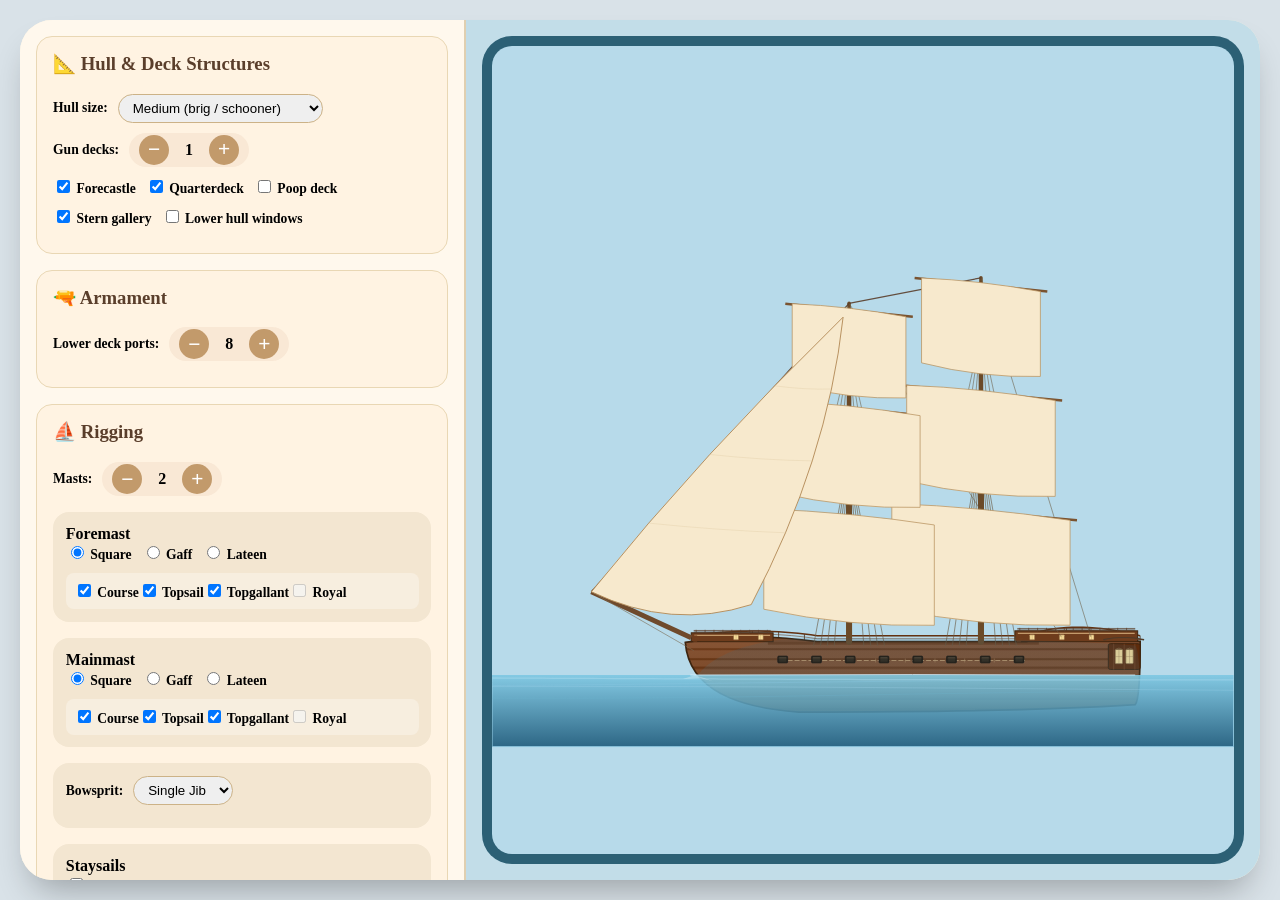
<file: index.html>
<!DOCTYPE html>
<html lang="en">
<head>
<meta charset="UTF-8">
<meta name="viewport" content="width=device-width, initial-scale=1.0, user-scalable=no">
<title>⚓ Shipwright – Segmented Masts + Scalable Square-Rig Height</title>
<link rel="stylesheet" href="ship.css">
</head>
<body>

<div class="shipbuilder">

    <div class="controls-panel">

        <div class="control-group">
            <h3>📐 Hull & Deck Structures</h3>

            <div class="row">
                <label>Hull size:</label>
                <select id="hullSize">
                    <option value="small">Small (cutter / sloop)</option>
                    <option value="medium" selected>Medium (brig / schooner)</option>
                    <option value="large">Large (frigate)</option>
                    <option value="veryLarge">Very Large (ship of the line)</option>
                </select>
            </div>

            <div class="row">
                <label>Gun decks:</label>
                <div id="gunDecksStepper"></div>
            </div>

            <div class="row">
                <label><input type="checkbox" id="forecastleCheck" checked> Forecastle</label>
                <label><input type="checkbox" id="quarterdeckCheck" checked> Quarterdeck</label>
                <label><input type="checkbox" id="poopDeckCheck"> Poop deck</label>
            </div>

            <div class="row">
                <label><input type="checkbox" id="sternGalleryCheck" checked> Stern gallery</label>
                <label><input type="checkbox" id="hullWindowsCheck"> Lower hull windows</label>
            </div>
        </div>

        <div class="control-group">
            <h3>🔫 Armament</h3>
            <div id="gunPortsPanel"></div>
        </div>

        <div class="control-group">
            <h3>⛵ Rigging</h3>

            <div class="row">
                <label>Masts:</label>
                <div id="mastCountStepper"></div>
            </div>

            <div id="mastRiggingContainer"></div>

            <div class="mast-detail-card">
                <div class="row">
                    <label>Bowsprit:</label>
                    <select id="bowspritType">
                        <option value="jib">Single Jib</option>
                        <option value="twoJibs">Two Jibs</option>
                        <option value="squareSpritsail">Spritsail</option>
                        <option value="none">None</option>
                    </select>
                </div>
            </div>

            <!-- Staysails (live) -->
            <div id="staysailsPanel" class="mast-detail-card">
                <!-- dynamically filled by ship-ui.js -->
            </div>
        </div>

        <div class="control-group">
            <h3>🎨 Colors</h3>

            <div class="row">
                <label>Hull</label>
                <input type="color" id="hullColor" value="#7C4A2A">
                <label>Sails</label>
                <input type="color" id="sailColor" value="#F7E9CD">
                <label>Decks</label>
                <input type="color" id="deckColor" value="#C29A6B">
                <label>Gun ports</label>
                <input type="color" id="gunPortColor" value="#3E2C1A">
            </div>

            <div class="row">
                <label>Sail pattern:</label>
                <select id="sailPattern">
                    <option value="solid">Solid</option>
                    <option value="stripes">Vertical Stripes</option>
                </select>
            </div>
            <div class="row" id="stripeColorRow" style="display:none;">
                <label>Stripe:</label>
                <input type="color" id="stripeColor" value="#B22222">
            </div>
        </div>

        <div class="control-group" id="flagsGroup">
            <h3>🏴 Flags</h3>
            <div id="flagsPanel">
                <!-- dynamically filled by ship-ui.js -->
            </div>
        </div>
    </div>

    <div class="ship-canvas-area">
        <div class="svg-wrapper">
            <svg id="shipSvg" viewBox="0 0 1500 1200"></svg>
        </div>
    </div>
</div>

<script src="ship-config.js"></script>
<script src="ship-geometry.js"></script>
<script src="ship-render.js"></script>
<script src="ship-ui.js"></script>
</body>
</html>
</file>
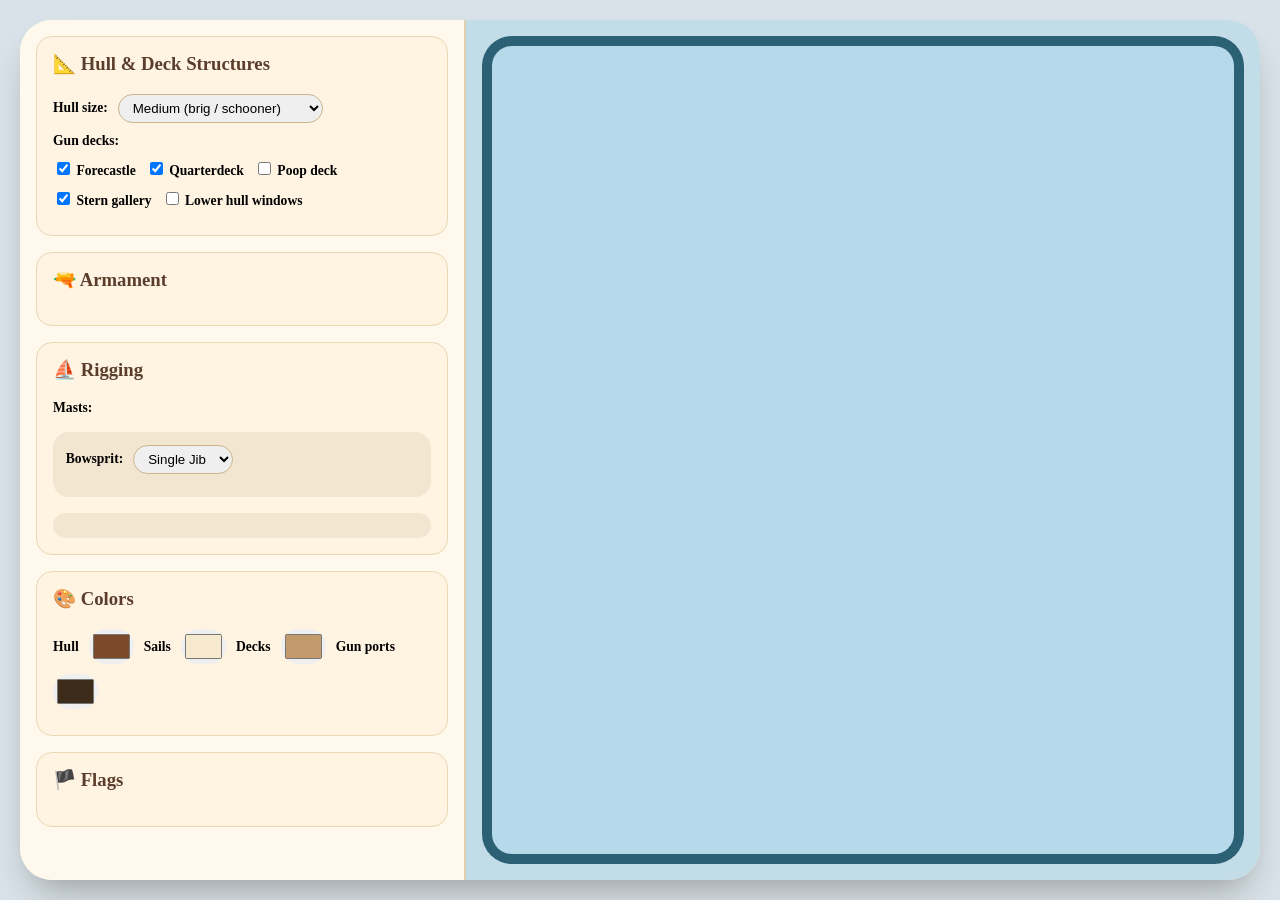
<file: ship.html>
<!DOCTYPE html>
<html lang="en">
<head>
<meta charset="UTF-8">
<meta name="viewport" content="width=device-width, initial-scale=1.0, user-scalable=no">
<title>⚓ Shipwright – Segmented Masts + Scalable Square-Rig Height</title>
<link rel="stylesheet" href="ship.css">
</head>
<body>

<div class="shipbuilder">

    <div class="controls-panel">

        <div class="control-group">
            <h3>📐 Hull & Deck Structures</h3>

            <div class="row">
                <label>Hull size:</label>
                <select id="hullSize">
                    <option value="small">Small (cutter / sloop)</option>
                    <option value="medium" selected>Medium (brig / schooner)</option>
                    <option value="large">Large (frigate)</option>
                    <option value="veryLarge">Very Large (ship of the line)</option>
                </select>
            </div>

            <div class="row">
                <label>Gun decks:</label>
                <div id="gunDecksStepper"></div>
            </div>

            <div class="row">
                <label><input type="checkbox" id="forecastleCheck" checked> Forecastle</label>
                <label><input type="checkbox" id="quarterdeckCheck" checked> Quarterdeck</label>
                <label><input type="checkbox" id="poopDeckCheck"> Poop deck</label>
            </div>

            <div class="row">
                <label><input type="checkbox" id="sternGalleryCheck" checked> Stern gallery</label>
                <label><input type="checkbox" id="hullWindowsCheck"> Lower hull windows</label>
            </div>
        </div>

        <div class="control-group">
            <h3>🔫 Armament</h3>
            <div id="gunPortsPanel"></div>
        </div>

        <div class="control-group">
            <h3>⛵ Rigging</h3>

            <div class="row">
                <label>Masts:</label>
                <div id="mastCountStepper"></div>
            </div>

            <div id="mastRiggingContainer"></div>

            <div class="mast-detail-card">
                <div class="row">
                    <label>Bowsprit:</label>
                    <select id="bowspritType">
                        <option value="jib">Single Jib</option>
                        <option value="twoJibs">Two Jibs</option>
                        <option value="squareSpritsail">Spritsail</option>
                        <option value="none">None</option>
                    </select>
                </div>
            </div>

            <!-- Staysails (live) -->
            <div id="staysailsPanel" class="mast-detail-card">
                <!-- dynamically filled by ship-ui.js -->
            </div>
        </div>

        <div class="control-group">
            <h3>🎨 Colors</h3>

            <div class="row">
                <label>Hull</label>
                <input type="color" id="hullColor" value="#7C4A2A">
                <label>Sails</label>
                <input type="color" id="sailColor" value="#F7E9CD">
                <label>Decks</label>
                <input type="color" id="deckColor" value="#C29A6B">
                <label>Gun ports</label>
                <input type="color" id="gunPortColor" value="#3E2C1A">
            </div>
        </div>

        <div class="control-group" id="flagsGroup">
            <h3>🏴 Flags</h3>
            <div id="flagsPanel">
                <!-- dynamically filled by ship-ui.js -->
            </div>
        </div>
    </div>

    <div class="ship-canvas-area">
        <div class="svg-wrapper">
            <svg id="shipSvg" viewBox="0 0 1500 1200"></svg>
        </div>
    </div>
</div>

<script src="ship-config.js"></script>
<script src="ship-geometry.js"></script>
<script src="ship-render.js"></script>
<script src="ship-ui.js"></script>
</body>
</html>
</file>
<file: ship.css>
* { box-sizing: border-box; }

body {
    font-family: 'Segoe UI', 'Roboto', 'Georgia', serif;
    background: #d9e2e8;
    margin: 0;
    padding: 20px;
    height: 100vh;
    overflow: hidden;
}

.shipbuilder {
    display: flex;
    height: calc(100vh - 40px);
    background: #fdf4e0;
    border-radius: 2rem;
    overflow: hidden;
    box-shadow: 0 20px 35px -12px rgba(0,0,0,0.3);
}

.controls-panel {
    width: 36%;
    background: #fff8ed;
    border-right: 2px solid #e0cfb0;
    overflow-y: auto;
    padding: 1rem;
    display: flex;
    flex-direction: column;
    gap: 1rem;
}

.stepper {
    display: inline-flex;
    align-items: center;
    gap: 8px;
    background: #f9e8d5;
    border-radius: 30px;
    padding: 2px 10px;
}
.stepper-btn {
    background: #c29a6b;
    border: none;
    color: white;
    font-size: 1.3rem;
    width: 30px;
    height: 30px;
    border-radius: 50%;
    cursor: pointer;
    line-height: 1;
}
.stepper-value {
    font-weight: bold;
    min-width: 24px;
    text-align: center;
}
.disabled-group {
    opacity: 0.5;
    pointer-events: none;
}
.badge {
    font-size: 0.7rem;
    background: #b0a58e;
    color: white;
    padding: 2px 8px;
    border-radius: 20px;
    vertical-align: middle;
}

.control-group {
    background: #fff3e2;
    border-radius: 1rem;
    padding: 1rem;
    border: 1px solid #e9d7b4;
}

.control-group h3 {
    margin-top: 0;
    color: #5a3e2b;
}

.row {
    display: flex;
    flex-wrap: wrap;
    gap: 10px;
    align-items: center;
    margin-bottom: 10px;
}

label {
    font-size: 0.85rem;
    font-weight: 600;
}

input[type="number"],
select {
    border-radius: 30px;
    padding: 5px 10px;
    border: 1px solid #ccb287;
}

input[type="color"] {
    width: 45px;
    height: 35px;
    border-radius: 20px;
    border: none;
}

.mast-detail-card {
    background: #f3e6d1;
    padding: 0.8rem;
    border-radius: 1rem;
    margin-top: 1rem;
}

.rig-type-selector {
    display: flex;
    gap: 10px;
    flex-wrap: wrap;
    margin-bottom: 10px;
}

/* ---- Added styles for dynamic mast panels ---- */
.squarePanel,
.gaffPanel {
    margin-top: 0.5rem;
    padding: 0.5rem;
    background: rgba(255, 255, 255, 0.3);
    border-radius: 0.5rem;
}

.ship-canvas-area {
    width: 64%;
    background: #c2dde8;
    padding: 1rem;
    display: flex;
    align-items: center;
    justify-content: center;
}

.svg-wrapper {
    width: 100%;
    height: 100%;
    background: #2c6075;
    border-radius: 30px;
    padding: 10px;
}

svg {
    width: 100%;
    height: 100%;
    background: #b7daea;
    border-radius: 20px;
}

@media (max-width:900px) {
    body {
        overflow: auto;
        height: auto;
    }
    .shipbuilder {
        flex-direction: column;
        height: auto;
    }
    .controls-panel,
    .ship-canvas-area {
        width: 100%;
    }
    .ship-canvas-area {
        min-height: 500px;
    }
}
</file>
